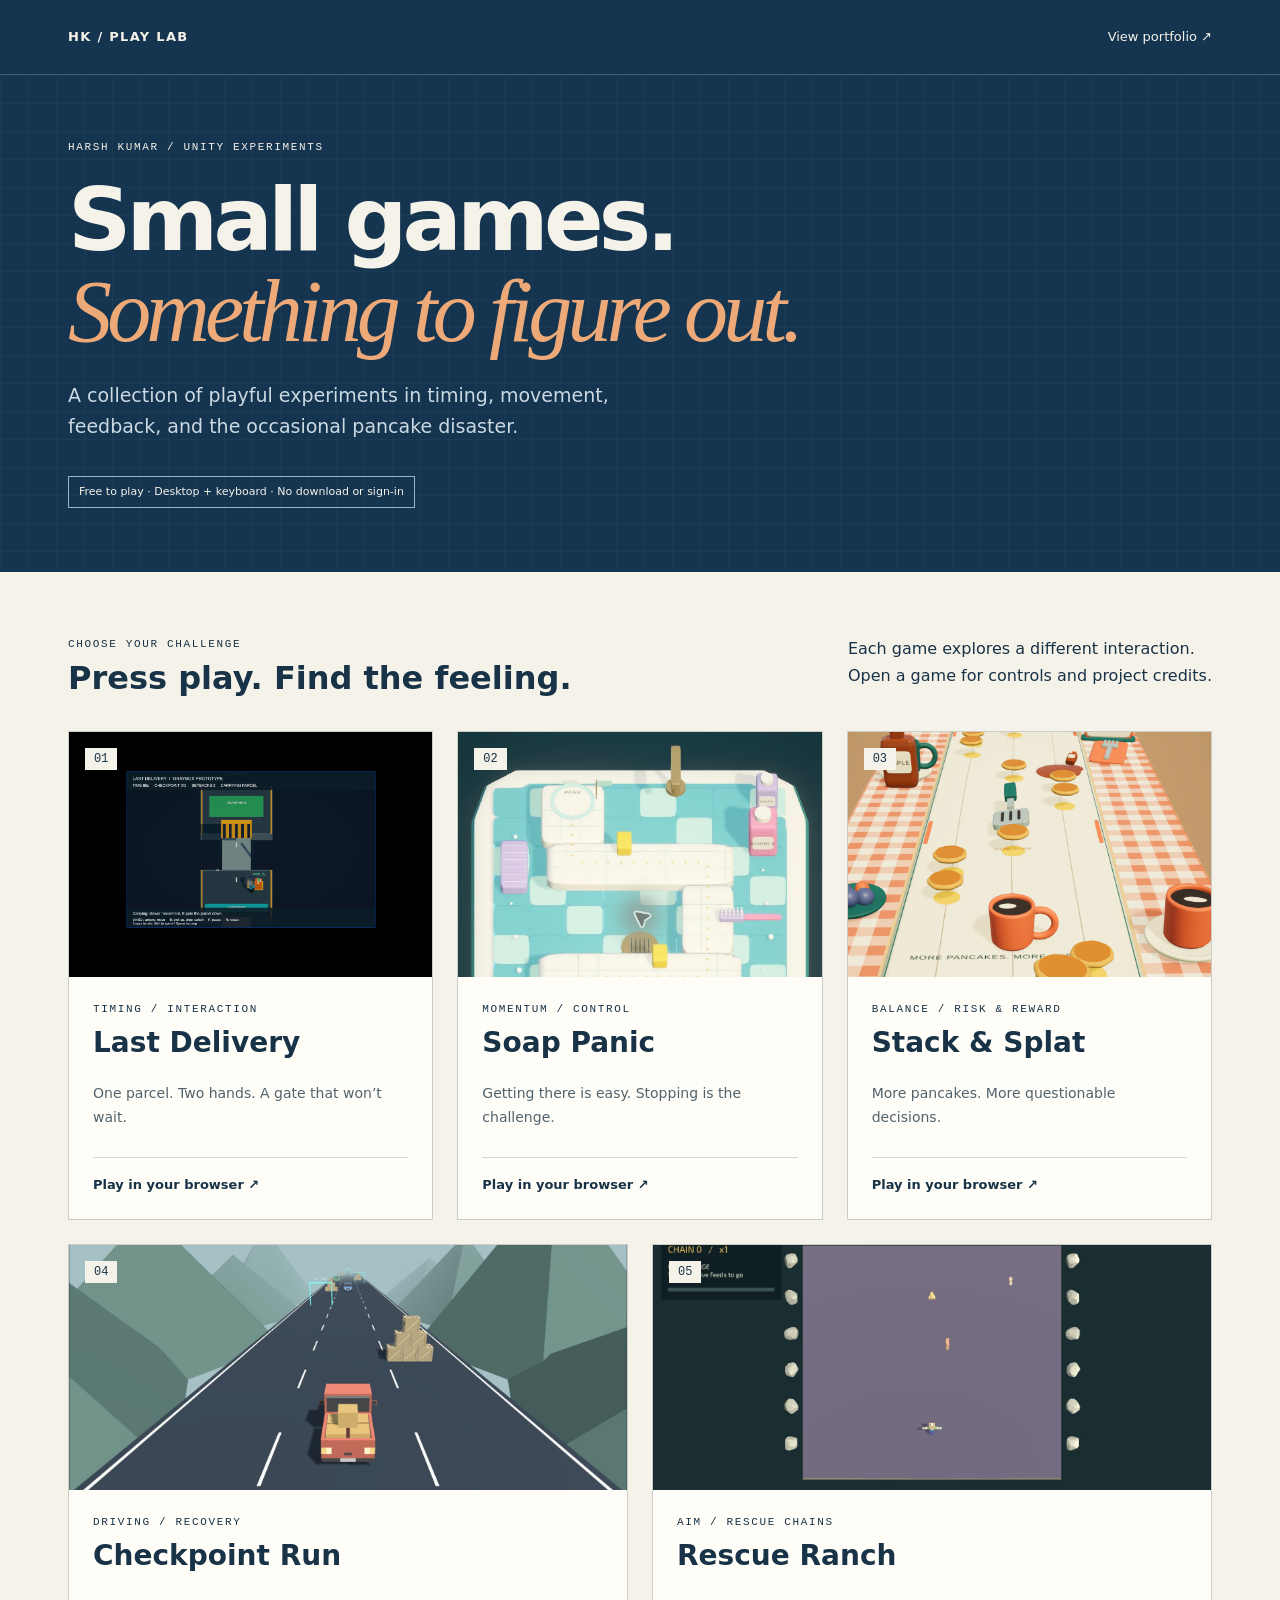
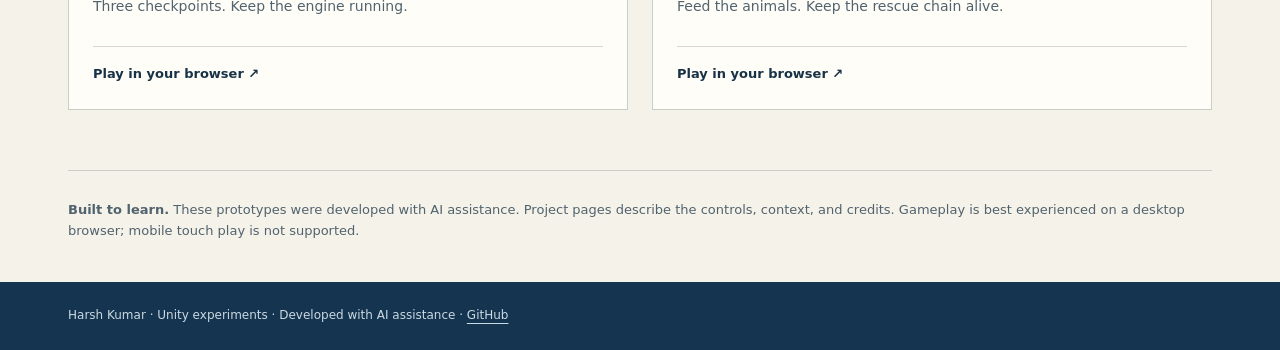
<file: index.html>
<!doctype html><html lang="en"><head><meta charset="utf-8"><meta name="viewport" content="width=device-width,initial-scale=1"><meta name="theme-color" content="#14344f"><meta name="description" content="Play Play Lab — Unity prototypes by Harsh Kumar."><title>Play Lab — Harsh Kumar</title><link rel="canonical" href="https://harshbuilds-1.github.io/unity-games/"><link rel="stylesheet" href="games.css"></head><body><header><nav class="wrap"><a class="brand" href="index.html">HK / PLAY LAB</a><a href="https://harshbuilds-1.github.io/">View portfolio ↗</a></nav></header><main><section class="hero"><div class="wrap"><div class="kicker">Harsh Kumar / Unity experiments</div><h1>Small games.<br><em>Something to figure out.</em></h1><p class="lead">A collection of playful experiments in timing, movement, feedback, and the occasional pancake disaster.</p><span class="badge">Free to play · Desktop + keyboard · No download or sign-in</span></div></section><section class="wrap"><div class="intro"><div><div class="kicker">Choose your challenge</div><h2>Press play. Find the feeling.</h2></div><p>Each game explores a different interaction.<br>Open a game for controls and project credits.</p></div><div class="cards"><a class="card " href="last-delivery.html"><div class="art"><img src="last-delivery.png" alt="Last Delivery gameplay screenshot" loading="lazy"><span class="num">01</span></div><div class="card-body"><div class="kicker">Timing / Interaction</div><h3>Last Delivery</h3><p>One parcel. Two hands. A gate that won’t wait.</p><span class="play-link">Play in your browser ↗</span></div></a><a class="card portrait" href="soap-panic.html"><div class="art"><img src="soap-panic.png" alt="Soap Panic gameplay screenshot" loading="lazy"><span class="num">02</span></div><div class="card-body"><div class="kicker">Momentum / Control</div><h3>Soap Panic</h3><p>Getting there is easy. Stopping is the challenge.</p><span class="play-link">Play in your browser ↗</span></div></a><a class="card portrait" href="stack-splat.html"><div class="art"><img src="stack-splat.png" alt="Stack &amp; Splat gameplay screenshot" loading="lazy"><span class="num">03</span></div><div class="card-body"><div class="kicker">Balance / Risk &amp; reward</div><h3>Stack &amp; Splat</h3><p>More pancakes. More questionable decisions.</p><span class="play-link">Play in your browser ↗</span></div></a><a class="card " href="checkpoint-run.html"><div class="art"><img src="checkpoint-run.png" alt="Checkpoint Run gameplay screenshot" loading="lazy"><span class="num">04</span></div><div class="card-body"><div class="kicker">Driving / Recovery</div><h3>Checkpoint Run</h3><p>Three checkpoints. Keep the engine running.</p><span class="play-link">Play in your browser ↗</span></div></a><a class="card " href="rescue-ranch.html"><div class="art"><img src="rescue-ranch.png" alt="Rescue Ranch gameplay screenshot" loading="lazy"><span class="num">05</span></div><div class="card-body"><div class="kicker">Aim / Rescue chains</div><h3>Rescue Ranch</h3><p>Feed the animals. Keep the rescue chain alive.</p><span class="play-link">Play in your browser ↗</span></div></a></div><div class="note"><strong>Built to learn.</strong> These prototypes were developed with AI assistance. Project pages describe the controls, context, and credits. Gameplay is best experienced on a desktop browser; mobile touch play is not supported.</div></section></main><footer><div class="wrap">Harsh Kumar · Unity experiments · Developed with AI assistance · <a href="https://github.com/harshbuilds-1/unity-games">GitHub</a></div></footer></body></html>
</file>
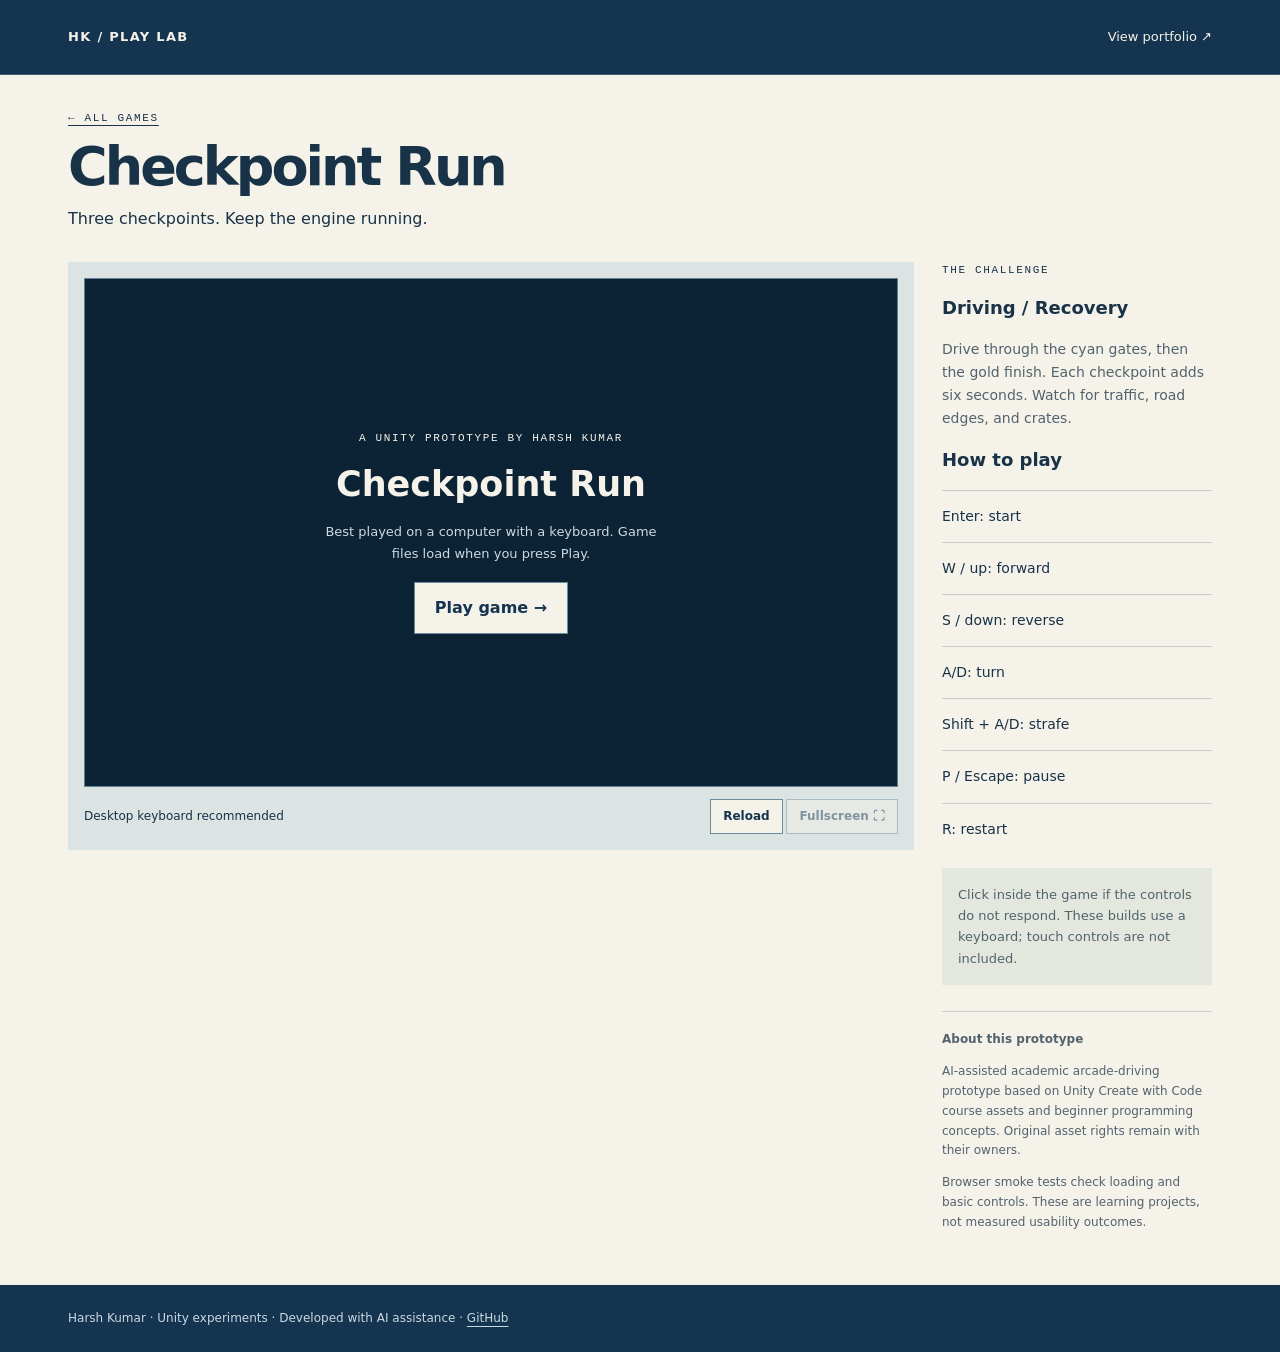
<file: checkpoint-run.html>
<!doctype html><html lang="en"><head><meta charset="utf-8"><meta name="viewport" content="width=device-width,initial-scale=1"><meta name="theme-color" content="#14344f"><meta name="description" content="Play Checkpoint Run — Unity prototypes by Harsh Kumar."><title>Checkpoint Run — Harsh Kumar</title><link rel="canonical" href="https://harshbuilds-1.github.io/unity-games/checkpoint-run.html"><link rel="stylesheet" href="games.css"></head><body><header><nav class="wrap"><a class="brand" href="index.html">HK / PLAY LAB</a><a href="https://harshbuilds-1.github.io/">View portfolio ↗</a></nav></header><main class="wrap"><div class="game-head"><a class="kicker" href="index.html">← All games</a><h1>Checkpoint Run</h1><p>Three checkpoints. Keep the engine running.</p></div><div class="player-layout"><div class="stage-wrap"><div class="game-stage "><canvas id="unity-canvas" width="1280" height="800" tabindex="0" aria-label="Checkpoint Run game canvas"></canvas><div class="launch-screen"><div class="kicker">A Unity prototype by Harsh Kumar</div><h2>Checkpoint Run</h2><p id="status">Best played on a computer with a keyboard. Game files load when you press Play.</p><button id="launch">Play game →</button><progress max="1" value="0" hidden aria-label="Game loading progress"></progress></div></div><div class="player-actions"><span id="focus-tip">Desktop keyboard recommended</span><div><button id="reload">Reload</button> <button id="fullscreen" disabled>Fullscreen ⛶</button></div></div></div><aside class="sidebar"><div><div class="kicker">The challenge</div><h2>Driving / Recovery</h2><p>Drive through the cyan gates, then the gold finish. Each checkpoint adds six seconds. Watch for traffic, road edges, and crates.</p></div><div><h2>How to play</h2><div class="control">Enter: start</div><div class="control">W / up: forward</div><div class="control">S / down: reverse</div><div class="control">A/D: turn</div><div class="control">Shift + A/D: strafe</div><div class="control">P / Escape: pause</div><div class="control">R: restart</div></div><p class="tip">Click inside the game if the controls do not respond. These builds use a keyboard; touch controls are not included.</p><div class="credits"><strong>About this prototype</strong><p>AI-assisted academic arcade-driving prototype based on Unity Create with Code course assets and beginner programming concepts. Original asset rights remain with their owners.</p><p>Browser smoke tests check loading and basic controls. These are learning projects, not measured usability outcomes.</p></div></aside></div></main><script>const GAME={"name": "Checkpoint Run", "loader": "checkpoint-run.loader.js", "packed": true, "data": "checkpoint-run.data.gz", "framework": "checkpoint-run.framework.js.gz", "code": "checkpoint-run.wasm.gz"};</script><script src="player.js"></script><footer><div class="wrap">Harsh Kumar · Unity experiments · Developed with AI assistance · <a href="https://github.com/harshbuilds-1/unity-games">GitHub</a></div></footer></body></html>
</file>
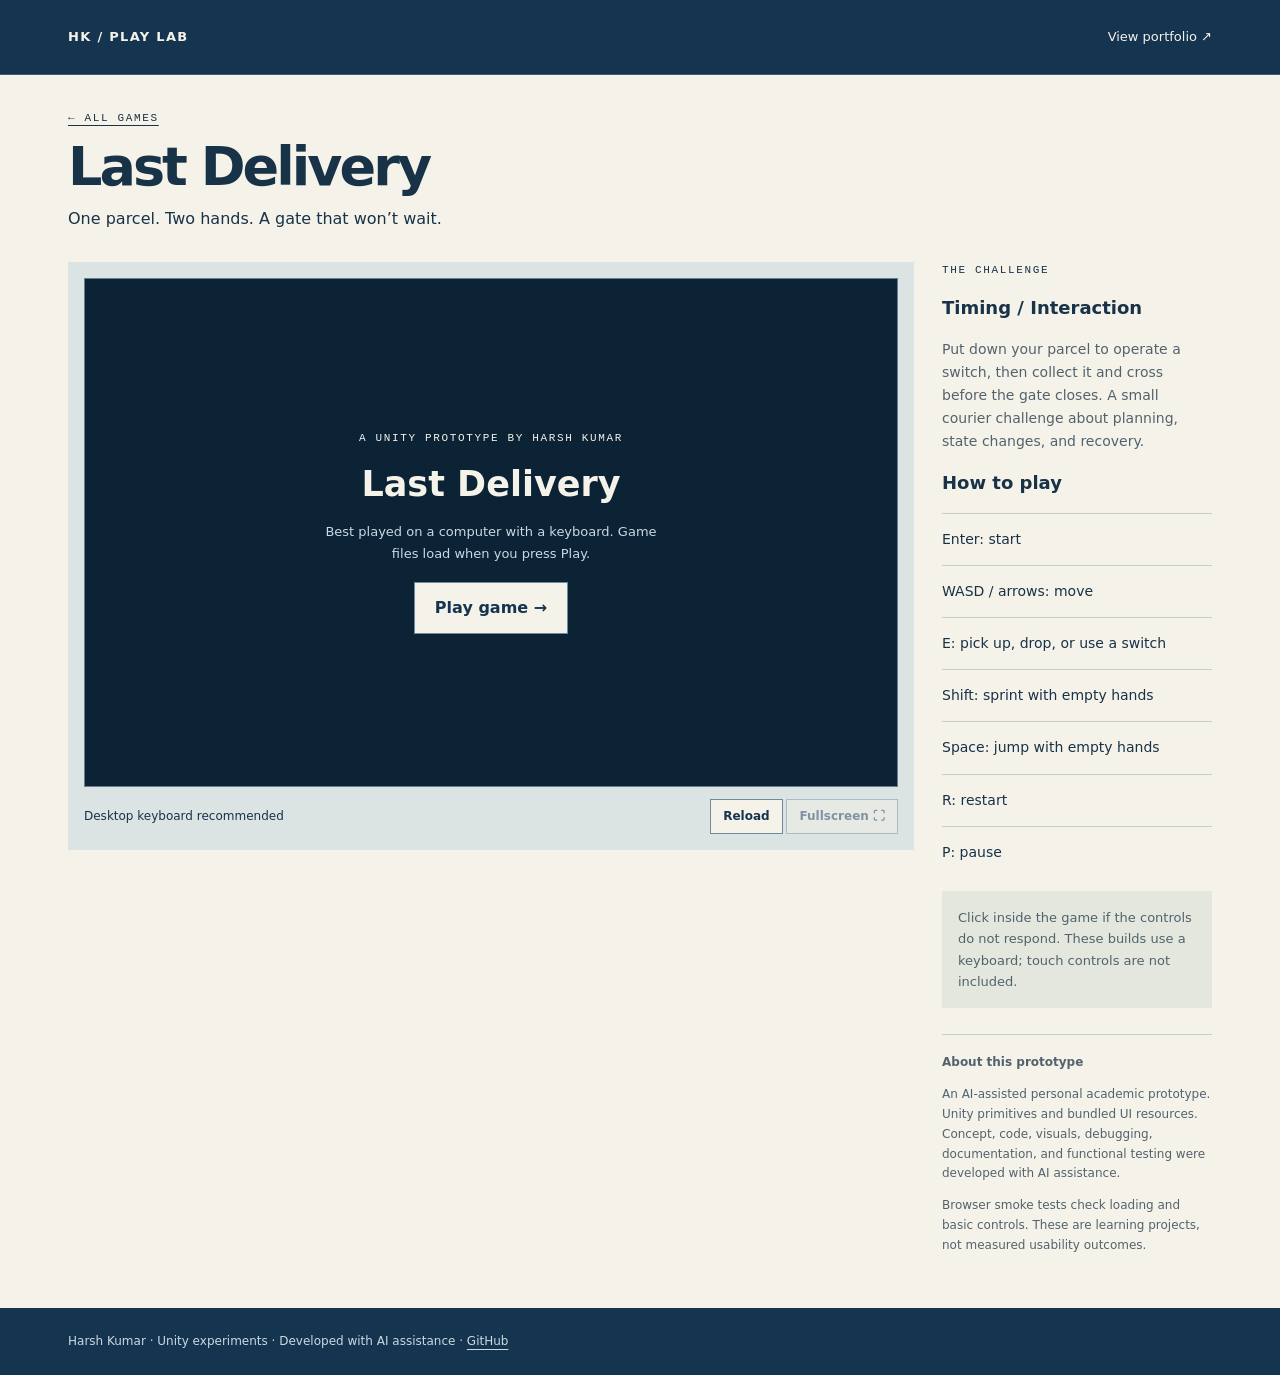
<file: last-delivery.html>
<!doctype html><html lang="en"><head><meta charset="utf-8"><meta name="viewport" content="width=device-width,initial-scale=1"><meta name="theme-color" content="#14344f"><meta name="description" content="Play Last Delivery — Unity prototypes by Harsh Kumar."><title>Last Delivery — Harsh Kumar</title><link rel="canonical" href="https://harshbuilds-1.github.io/unity-games/last-delivery.html"><link rel="stylesheet" href="games.css"></head><body><header><nav class="wrap"><a class="brand" href="index.html">HK / PLAY LAB</a><a href="https://harshbuilds-1.github.io/">View portfolio ↗</a></nav></header><main class="wrap"><div class="game-head"><a class="kicker" href="index.html">← All games</a><h1>Last Delivery</h1><p>One parcel. Two hands. A gate that won’t wait.</p></div><div class="player-layout"><div class="stage-wrap"><div class="game-stage "><canvas id="unity-canvas" width="1280" height="800" tabindex="0" aria-label="Last Delivery game canvas"></canvas><div class="launch-screen"><div class="kicker">A Unity prototype by Harsh Kumar</div><h2>Last Delivery</h2><p id="status">Best played on a computer with a keyboard. Game files load when you press Play.</p><button id="launch">Play game →</button><progress max="1" value="0" hidden aria-label="Game loading progress"></progress></div></div><div class="player-actions"><span id="focus-tip">Desktop keyboard recommended</span><div><button id="reload">Reload</button> <button id="fullscreen" disabled>Fullscreen ⛶</button></div></div></div><aside class="sidebar"><div><div class="kicker">The challenge</div><h2>Timing / Interaction</h2><p>Put down your parcel to operate a switch, then collect it and cross before the gate closes. A small courier challenge about planning, state changes, and recovery.</p></div><div><h2>How to play</h2><div class="control">Enter: start</div><div class="control">WASD / arrows: move</div><div class="control">E: pick up, drop, or use a switch</div><div class="control">Shift: sprint with empty hands</div><div class="control">Space: jump with empty hands</div><div class="control">R: restart</div><div class="control">P: pause</div></div><p class="tip">Click inside the game if the controls do not respond. These builds use a keyboard; touch controls are not included.</p><div class="credits"><strong>About this prototype</strong><p>An AI-assisted personal academic prototype. Unity primitives and bundled UI resources. Concept, code, visuals, debugging, documentation, and functional testing were developed with AI assistance.</p><p>Browser smoke tests check loading and basic controls. These are learning projects, not measured usability outcomes.</p></div></aside></div></main><script>const GAME={"name": "Last Delivery", "loader": "last-delivery.loader.js", "packed": true, "data": "last-delivery.data.gz", "framework": "last-delivery.framework.js.gz", "code": "last-delivery.wasm.gz"};</script><script src="player.js"></script><footer><div class="wrap">Harsh Kumar · Unity experiments · Developed with AI assistance · <a href="https://github.com/harshbuilds-1/unity-games">GitHub</a></div></footer></body></html>
</file>
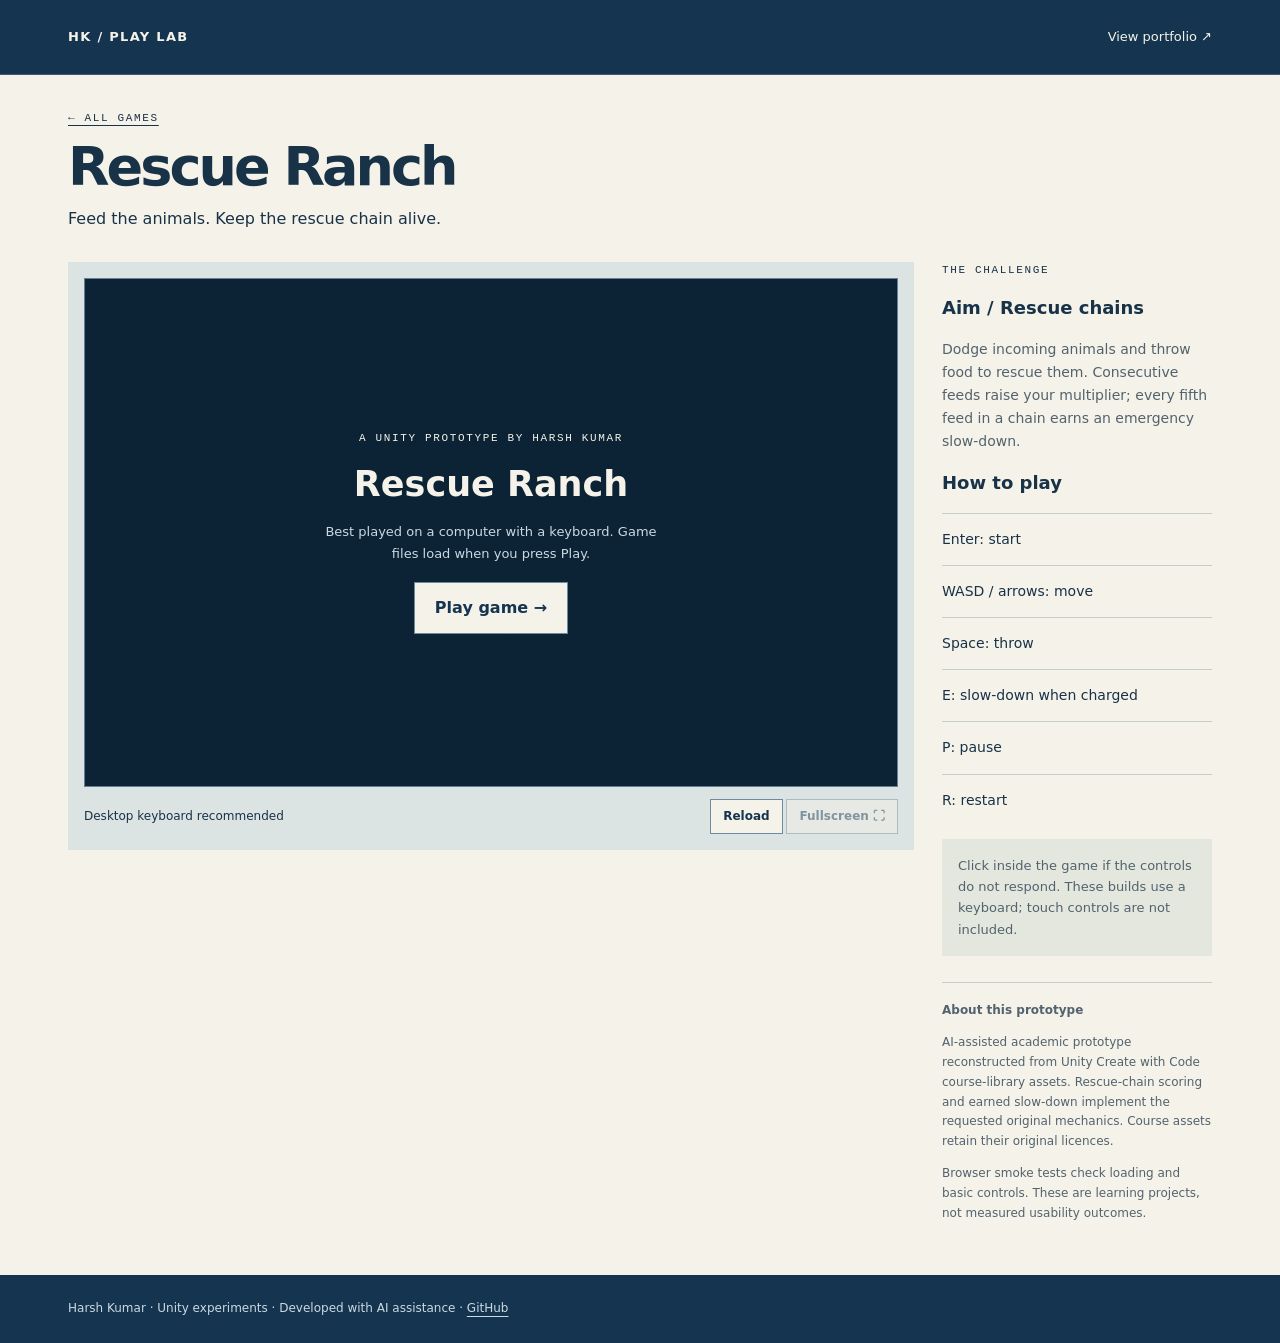
<file: rescue-ranch.html>
<!doctype html><html lang="en"><head><meta charset="utf-8"><meta name="viewport" content="width=device-width,initial-scale=1"><meta name="theme-color" content="#14344f"><meta name="description" content="Play Rescue Ranch — Unity prototypes by Harsh Kumar."><title>Rescue Ranch — Harsh Kumar</title><link rel="canonical" href="https://harshbuilds-1.github.io/unity-games/rescue-ranch.html"><link rel="stylesheet" href="games.css"></head><body><header><nav class="wrap"><a class="brand" href="index.html">HK / PLAY LAB</a><a href="https://harshbuilds-1.github.io/">View portfolio ↗</a></nav></header><main class="wrap"><div class="game-head"><a class="kicker" href="index.html">← All games</a><h1>Rescue Ranch</h1><p>Feed the animals. Keep the rescue chain alive.</p></div><div class="player-layout"><div class="stage-wrap"><div class="game-stage "><canvas id="unity-canvas" width="1280" height="800" tabindex="0" aria-label="Rescue Ranch game canvas"></canvas><div class="launch-screen"><div class="kicker">A Unity prototype by Harsh Kumar</div><h2>Rescue Ranch</h2><p id="status">Best played on a computer with a keyboard. Game files load when you press Play.</p><button id="launch">Play game →</button><progress max="1" value="0" hidden aria-label="Game loading progress"></progress></div></div><div class="player-actions"><span id="focus-tip">Desktop keyboard recommended</span><div><button id="reload">Reload</button> <button id="fullscreen" disabled>Fullscreen ⛶</button></div></div></div><aside class="sidebar"><div><div class="kicker">The challenge</div><h2>Aim / Rescue chains</h2><p>Dodge incoming animals and throw food to rescue them. Consecutive feeds raise your multiplier; every fifth feed in a chain earns an emergency slow-down.</p></div><div><h2>How to play</h2><div class="control">Enter: start</div><div class="control">WASD / arrows: move</div><div class="control">Space: throw</div><div class="control">E: slow-down when charged</div><div class="control">P: pause</div><div class="control">R: restart</div></div><p class="tip">Click inside the game if the controls do not respond. These builds use a keyboard; touch controls are not included.</p><div class="credits"><strong>About this prototype</strong><p>AI-assisted academic prototype reconstructed from Unity Create with Code course-library assets. Rescue-chain scoring and earned slow-down implement the requested original mechanics. Course assets retain their original licences.</p><p>Browser smoke tests check loading and basic controls. These are learning projects, not measured usability outcomes.</p></div></aside></div></main><script>const GAME={"name": "Rescue Ranch", "loader": "rescue-ranch.loader.js", "packed": false, "data": "rescue-ranch.data.unityweb", "framework": "rescue-ranch.framework.js.unityweb", "code": "rescue-ranch.wasm.unityweb"};</script><script src="player.js"></script><footer><div class="wrap">Harsh Kumar · Unity experiments · Developed with AI assistance · <a href="https://github.com/harshbuilds-1/unity-games">GitHub</a></div></footer></body></html>
</file>
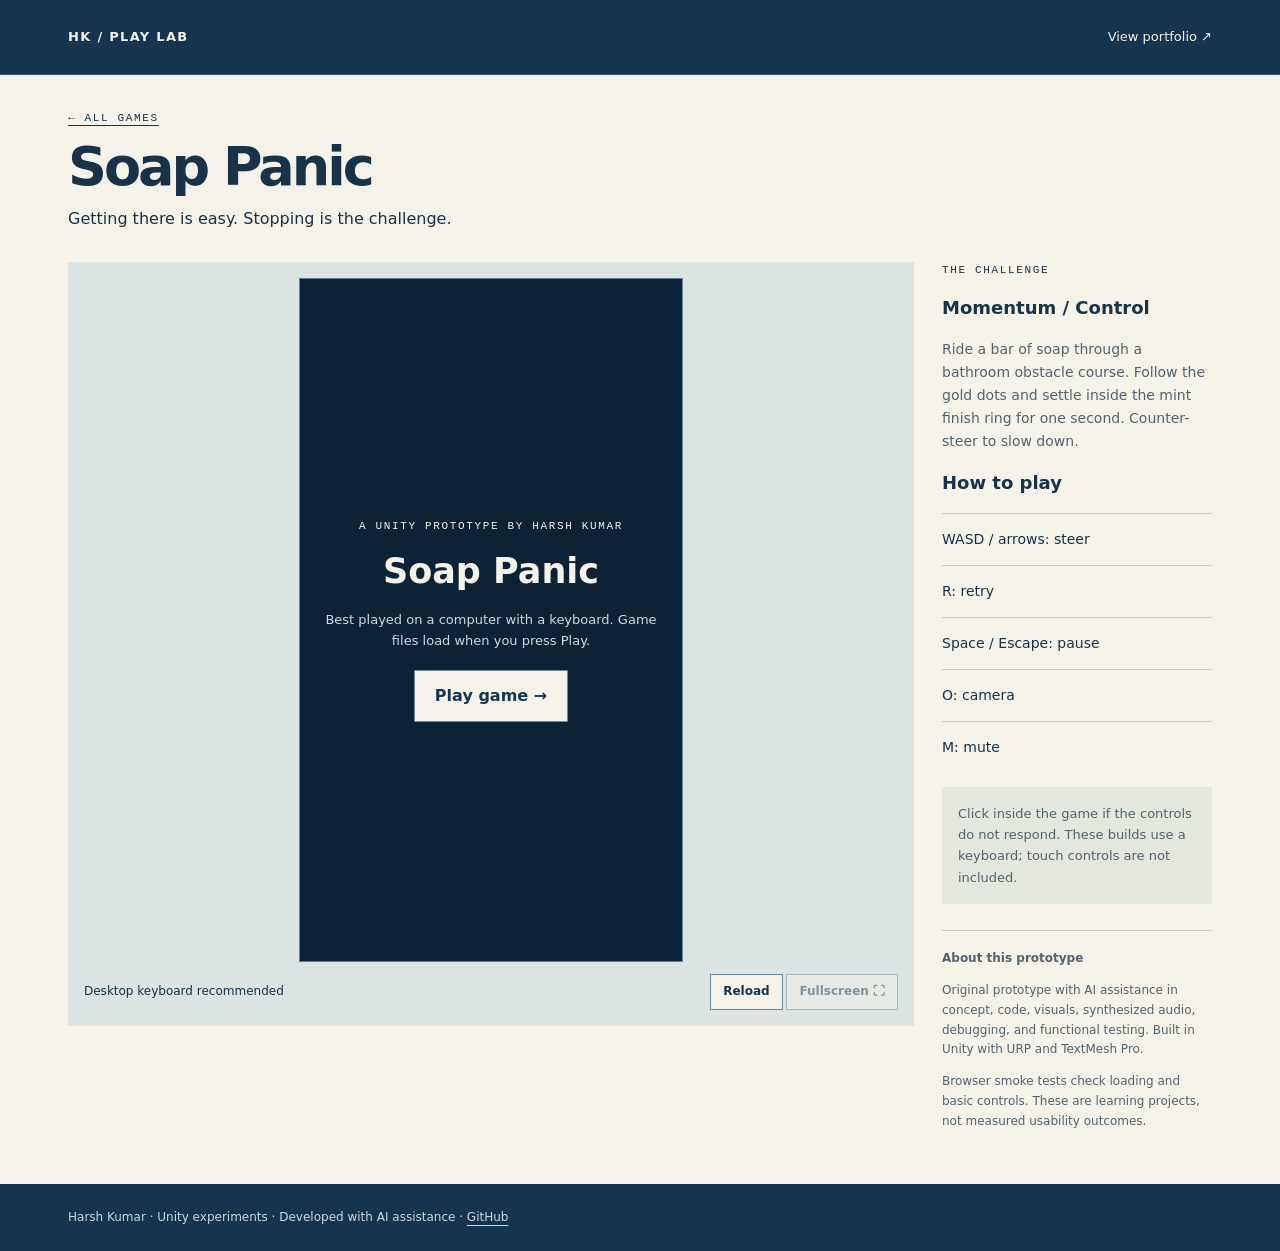
<file: soap-panic.html>
<!doctype html><html lang="en"><head><meta charset="utf-8"><meta name="viewport" content="width=device-width,initial-scale=1"><meta name="theme-color" content="#14344f"><meta name="description" content="Play Soap Panic — Unity prototypes by Harsh Kumar."><title>Soap Panic — Harsh Kumar</title><link rel="canonical" href="https://harshbuilds-1.github.io/unity-games/soap-panic.html"><link rel="stylesheet" href="games.css"></head><body><header><nav class="wrap"><a class="brand" href="index.html">HK / PLAY LAB</a><a href="https://harshbuilds-1.github.io/">View portfolio ↗</a></nav></header><main class="wrap"><div class="game-head"><a class="kicker" href="index.html">← All games</a><h1>Soap Panic</h1><p>Getting there is easy. Stopping is the challenge.</p></div><div class="player-layout"><div class="stage-wrap"><div class="game-stage portrait"><canvas id="unity-canvas" width="540" height="960" tabindex="0" aria-label="Soap Panic game canvas"></canvas><div class="launch-screen"><div class="kicker">A Unity prototype by Harsh Kumar</div><h2>Soap Panic</h2><p id="status">Best played on a computer with a keyboard. Game files load when you press Play.</p><button id="launch">Play game →</button><progress max="1" value="0" hidden aria-label="Game loading progress"></progress></div></div><div class="player-actions"><span id="focus-tip">Desktop keyboard recommended</span><div><button id="reload">Reload</button> <button id="fullscreen" disabled>Fullscreen ⛶</button></div></div></div><aside class="sidebar"><div><div class="kicker">The challenge</div><h2>Momentum / Control</h2><p>Ride a bar of soap through a bathroom obstacle course. Follow the gold dots and settle inside the mint finish ring for one second. Counter-steer to slow down.</p></div><div><h2>How to play</h2><div class="control">WASD / arrows: steer</div><div class="control">R: retry</div><div class="control">Space / Escape: pause</div><div class="control">O: camera</div><div class="control">M: mute</div></div><p class="tip">Click inside the game if the controls do not respond. These builds use a keyboard; touch controls are not included.</p><div class="credits"><strong>About this prototype</strong><p>Original prototype with AI assistance in concept, code, visuals, synthesized audio, debugging, and functional testing. Built in Unity with URP and TextMesh Pro.</p><p>Browser smoke tests check loading and basic controls. These are learning projects, not measured usability outcomes.</p></div></aside></div></main><script>const GAME={"name": "Soap Panic", "loader": "soap-panic.loader.js", "packed": false, "data": "soap-panic.data.unityweb", "framework": "soap-panic.framework.js.unityweb", "code": "soap-panic.wasm.unityweb"};</script><script src="player.js"></script><footer><div class="wrap">Harsh Kumar · Unity experiments · Developed with AI assistance · <a href="https://github.com/harshbuilds-1/unity-games">GitHub</a></div></footer></body></html>
</file>
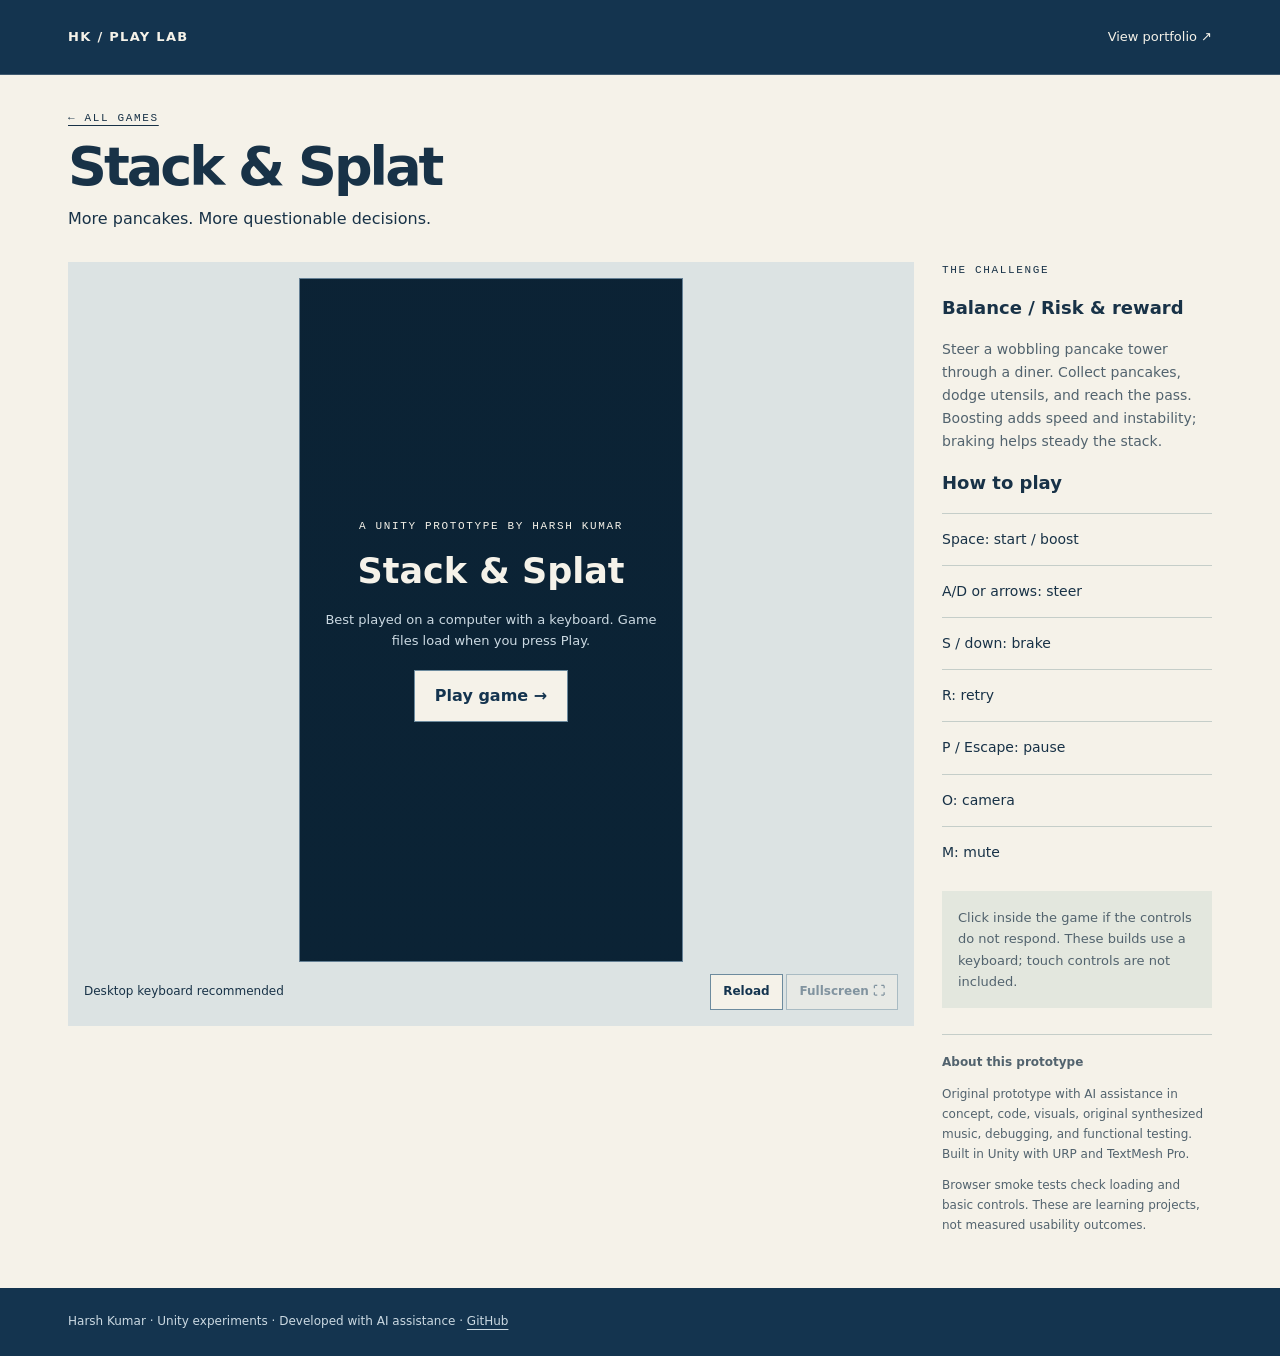
<file: stack-splat.html>
<!doctype html><html lang="en"><head><meta charset="utf-8"><meta name="viewport" content="width=device-width,initial-scale=1"><meta name="theme-color" content="#14344f"><meta name="description" content="Play Stack &amp; Splat — Unity prototypes by Harsh Kumar."><title>Stack &amp; Splat — Harsh Kumar</title><link rel="canonical" href="https://harshbuilds-1.github.io/unity-games/stack-splat.html"><link rel="stylesheet" href="games.css"></head><body><header><nav class="wrap"><a class="brand" href="index.html">HK / PLAY LAB</a><a href="https://harshbuilds-1.github.io/">View portfolio ↗</a></nav></header><main class="wrap"><div class="game-head"><a class="kicker" href="index.html">← All games</a><h1>Stack &amp; Splat</h1><p>More pancakes. More questionable decisions.</p></div><div class="player-layout"><div class="stage-wrap"><div class="game-stage portrait"><canvas id="unity-canvas" width="540" height="960" tabindex="0" aria-label="Stack &amp; Splat game canvas"></canvas><div class="launch-screen"><div class="kicker">A Unity prototype by Harsh Kumar</div><h2>Stack &amp; Splat</h2><p id="status">Best played on a computer with a keyboard. Game files load when you press Play.</p><button id="launch">Play game →</button><progress max="1" value="0" hidden aria-label="Game loading progress"></progress></div></div><div class="player-actions"><span id="focus-tip">Desktop keyboard recommended</span><div><button id="reload">Reload</button> <button id="fullscreen" disabled>Fullscreen ⛶</button></div></div></div><aside class="sidebar"><div><div class="kicker">The challenge</div><h2>Balance / Risk &amp; reward</h2><p>Steer a wobbling pancake tower through a diner. Collect pancakes, dodge utensils, and reach the pass. Boosting adds speed and instability; braking helps steady the stack.</p></div><div><h2>How to play</h2><div class="control">Space: start / boost</div><div class="control">A/D or arrows: steer</div><div class="control">S / down: brake</div><div class="control">R: retry</div><div class="control">P / Escape: pause</div><div class="control">O: camera</div><div class="control">M: mute</div></div><p class="tip">Click inside the game if the controls do not respond. These builds use a keyboard; touch controls are not included.</p><div class="credits"><strong>About this prototype</strong><p>Original prototype with AI assistance in concept, code, visuals, original synthesized music, debugging, and functional testing. Built in Unity with URP and TextMesh Pro.</p><p>Browser smoke tests check loading and basic controls. These are learning projects, not measured usability outcomes.</p></div></aside></div></main><script>const GAME={"name": "Stack & Splat", "loader": "stack-splat.loader.js", "packed": false, "data": "stack-splat.data.unityweb", "framework": "stack-splat.framework.js.unityweb", "code": "stack-splat.wasm.unityweb"};</script><script src="player.js"></script><footer><div class="wrap">Harsh Kumar · Unity experiments · Developed with AI assistance · <a href="https://github.com/harshbuilds-1/unity-games">GitHub</a></div></footer></body></html>
</file>
<file: games.css>
*{box-sizing:border-box}html{scroll-behavior:smooth}body{margin:0;background:#f5f2e9;color:#183247;font:16px/1.65 system-ui,-apple-system,sans-serif}a{color:inherit;text-underline-offset:4px}button{font:inherit;cursor:pointer}a:focus-visible,button:focus-visible,canvas:focus-visible{outline:3px solid #ee9b63;outline-offset:4px}.wrap{max-width:1200px;margin:auto;padding:0 28px}header{background:#14344f;color:#f5f2e9;border-bottom:1px solid #ffffff30}nav{min-height:74px;display:flex;align-items:center;justify-content:space-between;gap:18px}nav a{text-decoration:none;font-size:13px}.brand{font-weight:800;letter-spacing:.1em}.kicker{text-transform:uppercase;font:11px/1.5 ui-monospace,monospace;letter-spacing:.15em}.hero{padding:64px 0;background-color:#14344f;color:#f5f2e9;background-image:linear-gradient(#ffffff08 1px,transparent 1px),linear-gradient(90deg,#ffffff08 1px,transparent 1px);background-size:28px 28px}h1{font-size:clamp(44px,7vw,88px);line-height:1.04;letter-spacing:-.055em;margin:18px 0 22px;max-width:800px}h1 em{color:#edaa78;font-family:Georgia,serif;font-weight:400}p{max-width:720px}.lead{font-size:19px;color:#cbd9e2;max-width:620px}.badge{display:inline-block;border:1px solid #9ab2c5;padding:6px 10px;font-size:11px;margin-top:15px}.intro{display:flex;justify-content:space-between;gap:28px;align-items:end;margin:48px 0 26px}.intro h2{font-size:32px;line-height:1.15;margin:8px 0}.cards{display:grid;grid-template-columns:repeat(6,1fr);gap:24px;padding-bottom:60px}.card{grid-column:span 2;border:1px solid #c9cec7;background:#fffdf7;text-decoration:none;display:flex;flex-direction:column}.card:nth-child(n+4){grid-column:span 3}.art{height:245px;background:#1e4058;overflow:hidden;position:relative}.art img{width:100%;height:100%;object-fit:cover;transition:transform .3s}.card:hover .art img{transform:scale(1.035)}.card.portrait .art img{object-position:center 32%}.art .num{position:absolute;left:16px;top:16px;background:#f5f2e9;padding:4px 9px;font:12px ui-monospace,monospace}.card-body{padding:24px;display:flex;flex:1;flex-direction:column}.card h3{font-size:28px;line-height:1.1;margin:10px 0}.card p{color:#51636e;font-size:14px;flex:1}.play-link{font-size:13px;font-weight:750;border-top:1px solid #d5d9d2;padding-top:16px;margin-top:14px}.note{border-top:1px solid #c9cec7;padding:28px 0 40px;color:#51636e;font-size:13px}footer{background:#14344f;color:#cbd9e2;padding:24px 0;font-size:12px}.game-head{padding:28px 0 20px}.game-head h1{font-size:clamp(35px,5vw,54px);margin:10px 0}.game-head p{margin:10px 0}.player-layout{display:grid;grid-template-columns:minmax(0,1fr) 270px;align-items:start;gap:28px;padding-bottom:40px}.game-stage{background:#0c2234;border:1px solid #658095;position:relative;aspect-ratio:16/10;min-width:0;overflow:hidden}.game-stage.portrait{aspect-ratio:9/16;max-height:76vh;width:auto;max-width:100%;margin:auto}.stage-wrap{min-width:0;background:#dce3e3;padding:16px}.game-stage canvas{width:100%;height:100%;display:block;background:#0c2234;outline-offset:-4px}.game-stage:fullscreen{width:100vw;height:100vh;max-width:none;max-height:none;display:flex;align-items:center;justify-content:center}.game-stage:fullscreen canvas{object-fit:contain}.game-stage.portrait:fullscreen canvas{width:auto;max-width:100%;height:100%;aspect-ratio:9/16}.launch-screen{position:absolute;inset:0;display:flex;flex-direction:column;align-items:center;justify-content:center;gap:18px;text-align:center;padding:24px;color:#f5f2e9;background:linear-gradient(#0b2335bd,#0b2335f5)}.launch-screen h2{font-size:35px;line-height:1.1;margin:0}.launch-screen p{font-size:13px;max-width:340px;margin:0;color:#cbd9e2}.launch-screen button,.player-actions button{border:1px solid #6d8b9e;background:#f5f2e9;color:#14344f;padding:12px 20px;font-weight:700;border-radius:0}.launch-screen progress{width:min(280px,100%);accent-color:#edaa78}.player-actions{display:flex;justify-content:space-between;align-items:center;gap:12px;padding-top:12px;font-size:12px}.player-actions button{padding:7px 12px;font-size:12px}.player-actions button:disabled{opacity:.45;cursor:default}.sidebar{font-size:14px}.sidebar h2{font-size:18px}.sidebar .control{padding:14px 0;border-top:1px solid #c5cec9}.sidebar p{color:#52636e}.sidebar .tip{background:#e3e7de;padding:16px;font-size:13px}.credits{margin-top:26px;padding-top:18px;border-top:1px solid #c5cec9;font-size:12px;color:#52636e}[hidden]{display:none!important}@media(max-width:880px){.cards{grid-template-columns:1fr 1fr}.card,.card:nth-child(n+4){grid-column:span 1}.card:last-child{grid-column:1/-1}.player-layout{grid-template-columns:1fr}.sidebar{display:grid;grid-template-columns:1fr 1fr;gap:18px}.credits{grid-column:1/-1}.hero{padding:42px 0}.intro{display:block}}@media(max-width:580px){.wrap{padding:0 18px}nav{min-height:62px}.cards{grid-template-columns:1fr}.card,.card:nth-child(n+4){grid-column:1}.art{height:250px}.hero h1{font-size:53px}.lead{font-size:17px}.intro{margin-top:32px}.sidebar{display:block}.game-head{padding-top:22px}.stage-wrap{padding:8px}.player-actions{align-items:start;flex-wrap:wrap}.game-stage:not(.portrait){min-height:225px}.badge{line-height:1.5}.game-stage.portrait{max-height:74vh}nav a{font-size:11px}}@media(prefers-reduced-motion:reduce){*{scroll-behavior:auto!important;transition:none!important}}
</file>
